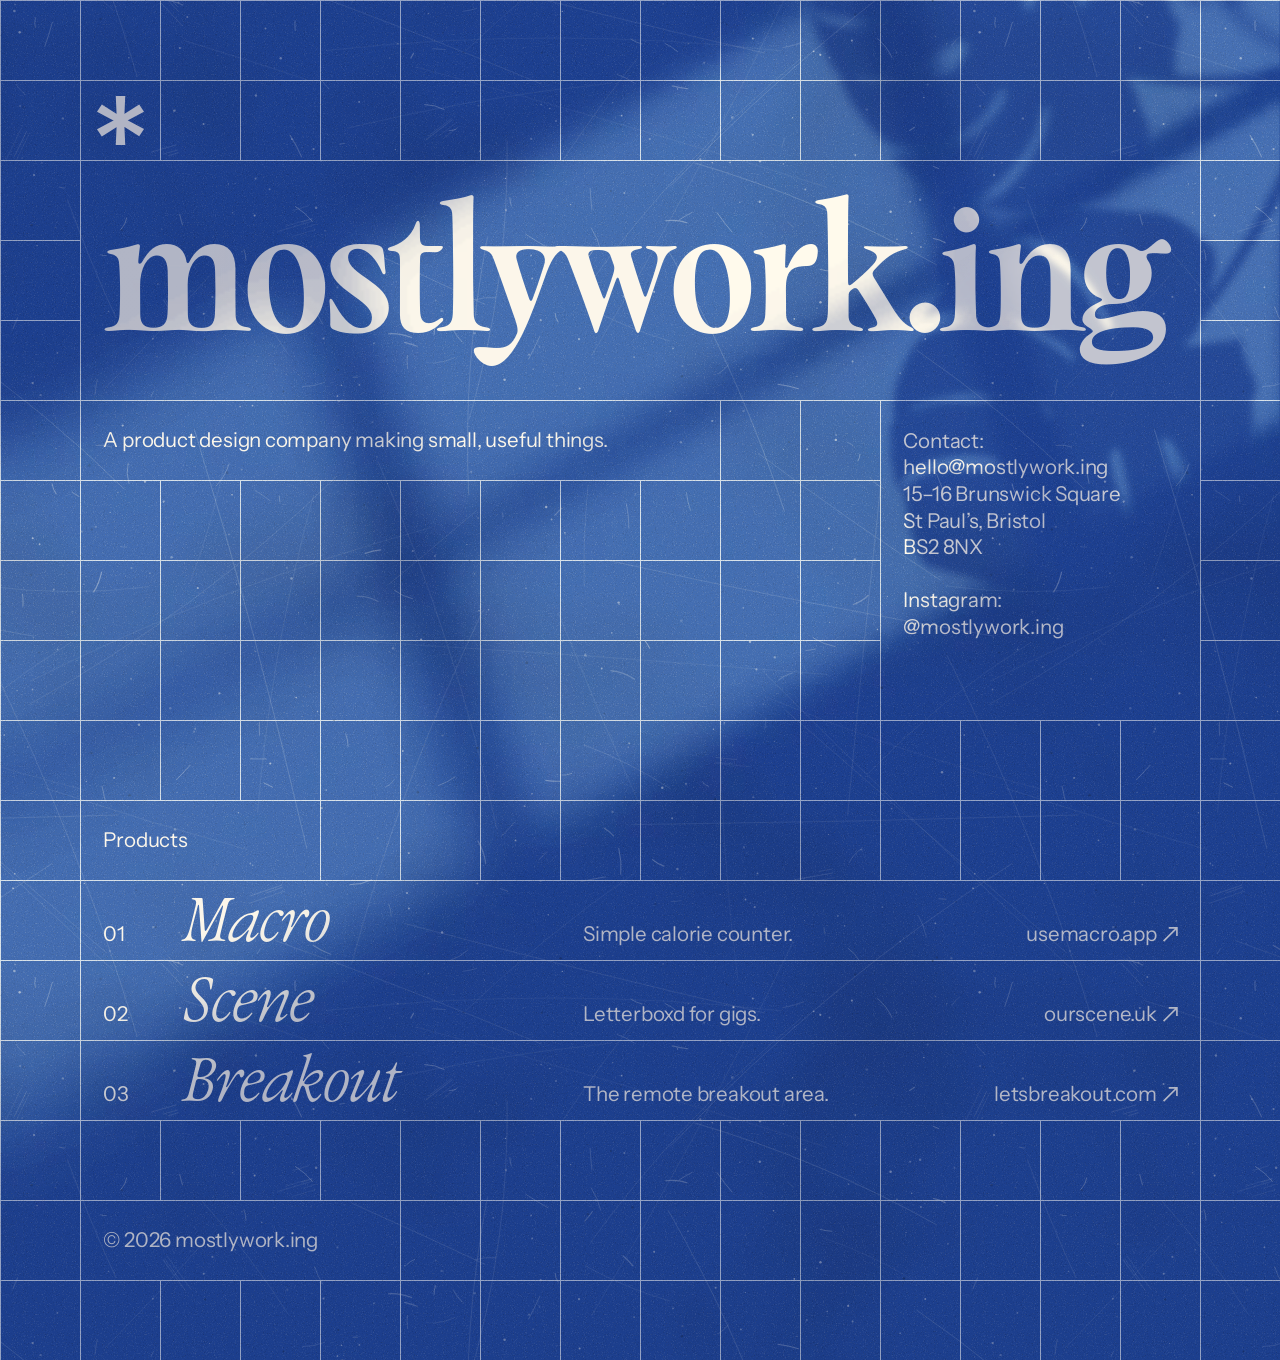
<file: index.html>
<!DOCTYPE html>
<html lang="en-GB">
<head>
<meta charset="utf-8">
<meta name="viewport" content="width=device-width, initial-scale=1">
<title>mostlywork.ing</title>
<meta name="description" content="mostlywork.ing is a product design company in Bristol, UK. We make small, useful things.">
<link rel="canonical" href="https://mostlywork.ing/">
<meta name="theme-color" content="#1d4193">

<meta property="og:type" content="website">
<meta property="og:url" content="https://mostlywork.ing/">
<meta property="og:site_name" content="mostlywork.ing">
<meta property="og:title" content="mostlywork.ing">
<meta property="og:description" content="A product design company making small, useful things.">
<meta property="og:image" content="https://mostlywork.ing/og.png">
<meta property="og:image:width" content="1200">
<meta property="og:image:height" content="630">
<meta property="og:image:alt" content="mostlywork.ing: A product design company making small, useful things.">
<meta name="twitter:card" content="summary_large_image">

<link rel="icon" href="/favicon.svg" type="image/svg+xml" media="(prefers-color-scheme: light)">
<link rel="icon" href="/favicon-dark.svg" type="image/svg+xml" media="(prefers-color-scheme: dark)">
<link rel="icon" href="/favicon.ico" sizes="32x32">
<link rel="apple-touch-icon" href="/apple-touch-icon.png">

<link rel="preload" href="/fonts/trjn-davinci-semibold-trial.woff2" as="font" type="font/woff2" crossorigin>
<link rel="preload" href="/fonts/instrument-sans.woff2" as="font" type="font/woff2" crossorigin>
<link rel="stylesheet" href="/styles.css">
</head>
<body>
<div class="light" aria-hidden="true"><div class="patch"></div><div class="plant"><i></i><i></i><i></i><i></i></div></div>
<div class="sun" aria-hidden="true"><div class="patch"></div><div class="plant"><i></i><i></i><i></i><i></i></div></div>
<header class="masthead">
  <a class="home panel" href="/" aria-label="mostlywork.ing"><svg class="logo" viewBox="0 0 482 502" aria-hidden="true" focusable="false"><path d="M192.482 0H289.518L278.383 250.545H203.617L192.482 0ZM192.482 501.089L203.617 250.545H278.383L289.518 501.089H192.482ZM0 162.257L49.3135 87.4918L259.294 221.116L221.911 279.178L0 162.257ZM482 162.257L260.089 279.178L222.706 221.116L432.686 87.4918L482 162.257ZM482 338.036L432.686 412.802L222.706 279.178L260.089 221.116L482 338.036ZM0 339.627L221.911 222.706L259.294 280.769L49.3135 414.393L0 339.627Z"/></svg></a>
</header>

<main class="homepage">
  <section class="intro">
    <h1 class="panel" aria-label="mostlywork.ing"><span>mostly<wbr>work.ing</span></h1>
    <p class="panel lede"><span>A product design company making small, useful things.</span></p>
  </section>

  <section class="projects" id="products" aria-labelledby="products-title">
    <h2 class="panel tab" id="products-title"><span>Products</span></h2>
    <ol class="index">
      <li class="panel" style="--i: 0">
        <a class="project" href="https://usemacro.app" target="_blank" rel="noopener noreferrer">
          <span class="project-num" aria-hidden="true">01</span>
          <span class="project-name">Macro</span>
          <span class="project-desc">Simple calorie counter.</span>
          <span class="project-url">usemacro.app<svg class="arrow" viewBox="0 0 72 72" aria-hidden="true" focusable="false"><path d="M2.83 69.17 68 4M28 4H68V44"/></svg></span>
          <span class="sr-only">(opens in a new tab)</span>
        </a>
      </li>
      <li class="panel" style="--i: 1">
        <a class="project" href="https://ourscene.uk" target="_blank" rel="noopener noreferrer">
          <span class="project-num" aria-hidden="true">02</span>
          <span class="project-name">Scene</span>
          <span class="project-desc">Letterboxd for gigs.</span>
          <span class="project-url">ourscene.uk<svg class="arrow" viewBox="0 0 72 72" aria-hidden="true" focusable="false"><path d="M2.83 69.17 68 4M28 4H68V44"/></svg></span>
          <span class="sr-only">(opens in a new tab)</span>
        </a>
      </li>
      <li class="panel" style="--i: 2">
        <a class="project" href="https://www.letsbreakout.com/" target="_blank" rel="noopener noreferrer">
          <span class="project-num" aria-hidden="true">03</span>
          <span class="project-name">Breakout</span>
          <span class="project-desc">The remote breakout area.</span>
          <span class="project-url">letsbreakout.com<svg class="arrow" viewBox="0 0 72 72" aria-hidden="true" focusable="false"><path d="M2.83 69.17 68 4M28 4H68V44"/></svg></span>
          <span class="sr-only">(opens in a new tab)</span>
        </a>
      </li>
    </ol>
  </section>

  <address class="panel contact">
    <dl>
      <dt>Contact:</dt>
      <dd><a href="mailto:hello@mostlywork.ing">hello@mostlywork.ing</a></dd>
      <dd><a href="https://www.google.com/maps/search/?api=1&amp;query=15-16%20Brunswick%20Square%2C%20St%20Paul%E2%80%99s%2C%20Bristol%20BS2%208NX" target="_blank" rel="noopener noreferrer">15–16 Brunswick Square<br>St Paul’s, Bristol<br>BS2 8NX<span class="sr-only"> (opens in Google Maps in a new tab)</span></a></dd>
      <dt>Instagram:</dt>
      <dd><a href="https://www.instagram.com/mostlywork.ing/" target="_blank" rel="noopener noreferrer">@mostlywork.ing<span class="sr-only"> (opens in a new tab)</span></a></dd>
    </dl>
  </address>
</main>

<footer class="colophon">
  <p class="panel"><span>© 2026 mostlywork.ing</span></p>
</footer>

</body>
</html>
</file>
<file: styles.css>
/* mostlywork.ing: a cutting mat */

@font-face {
  font-family: "Instrument Sans";
  src: url("/fonts/instrument-sans.woff2") format("woff2");
  font-weight: 400 700;
  font-stretch: 75% 100%;
  font-style: normal;
  font-display: swap;
}

/* TRIAL licence only: replace with licensed files before this goes live. */
@font-face {
  font-family: "TRJN DaVinci";
  src: url("/fonts/trjn-davinci-semibold-trial.woff2") format("woff2");
  font-weight: 600;
  font-style: normal;
  font-display: swap;
}

@font-face {
  font-family: "TRJN DaVinci";
  src: url("/fonts/trjn-davinci-italic-trial.woff2") format("woff2");
  font-weight: 400;
  font-style: italic;
  font-display: swap;
}

/*
  The page is a cutting mat: a square grid of cells. Every block of content
  is a panel of whole cells with the grid lines cut out of it (a
  "knockout"), and its edges are the grid's own lines.

  Cells are a whole number of pixels so the lines stay crisp, and the grid
  is centred, so a few spare pixels (or, on very wide screens, spare cells)
  sit at either side.
*/

:root {
  color-scheme: dark;

  --mat: #2858b8;
  --line: #d6e6ff;
  --chalk: #ffffff;

  /* Characters the display face lacks (e.g. ’) fall back to the sans. */
  --display: "TRJN DaVinci", var(--sans);
  --sans: "Instrument Sans", ui-sans-serif, system-ui, -apple-system, "Segoe UI", Roboto, "Helvetica Neue", Arial, sans-serif;

  --body-size: clamp(18px, 1.6vw, 22px);

  /* Phones: 10 cells across. 12 on tablets, 16 on desktops (below). */
  --cols: 10;
  --max-cell: 112px;
  --cell: min(var(--max-cell), calc(100cqi / var(--cols)));
  --x0: calc((100cqi - var(--cols) * var(--cell)) / 2);

  /* Text inset from a panel's edges */
  --pad: max(12px, calc(var(--cell) * 0.28));

  --ease-out: cubic-bezier(0.2, 0.7, 0.2, 1);
}

@supports (width: round(down, 10.5px, 1px)) {
  :root {
    --cell: min(var(--max-cell), round(down, calc(100cqi / var(--cols)), 1px));
    --x0: round(down, calc((100cqi - var(--cols) * var(--cell)) / 2), 1px);
  }
}

@media (min-width: 640px) {
  :root {
    --cols: 12;
  }
}

@media (min-width: 1100px) {
  :root {
    --cols: 16;
  }
}

*,
*::before,
*::after {
  box-sizing: border-box;
}

html {
  /* The grid is measured from the page's width */
  container-type: inline-size;
  background: var(--mat);
  -webkit-text-size-adjust: 100%;
  text-size-adjust: 100%;
}

body {
  position: relative;
  margin: 0;
  min-height: 100vh;
  min-height: 100svh;
  padding-left: var(--x0);
  background-color: var(--mat);
  background-image:
    linear-gradient(to right, var(--line) 1px, transparent 1px),
    linear-gradient(to bottom, var(--line) 1px, transparent 1px);
  background-size: var(--cell) var(--cell);
  background-position: var(--x0) 0;
  color: var(--chalk);
  font-family: var(--sans);
  font-size: var(--body-size);
  line-height: 1.3;
  letter-spacing: -0.01em;
  -webkit-font-smoothing: antialiased;
  -moz-osx-font-smoothing: grayscale;
  font-kerning: normal;
}

/* Light from a window falls across the mat: a patch of warm sun through a
   six-pane window, whose bar shadows are crisp near the window and soften
   with distance, and cool ambient light everywhere else, fading away from
   the window. A plant on the sill and a tree outside cast leaf shadows that
   sway in the breeze; the window light itself holds still.

   Like real light it falls on everything on the board (mat, lines, wear,
   panels and type): the whole layer multiplies the page. Sunlit areas show
   the mat's true colour, a touch warm. The leaves composite inside the
   layer, so a leaf can only take sun down to ambient, never darker. Even in
   the dimmest ambient light, white text keeps at least 4.5:1 contrast.

   The sun also lifts the mat a little where it falls (a screen layer, cut
   by the same leaves), so sunlit mat is lighter and slightly washed out,
   as in real sun. White type stays white there.

   It's part of the scene, so it scrolls with the mat. On narrow screens the
   scene keeps a minimum size, anchored to the window side. Scene sizes are
   in thousandths of its width.

   The light is simply there, as in a real room: its images (and the mat's
   wear) are inlined at the end of this file, so the lit mat is painted
   complete in the very first frame, with nothing arriving afterwards.

   The leaves sit on canvases that reach well past the page and fade out
   before their edges, so swaying never shows an edge. */
.light,
.sun {
  --scene: max(100cqw, 900px);
  position: absolute;
  inset: 0;
  z-index: 5;
  overflow: hidden;
  pointer-events: none;
}

/* Ambient light, a touch cooler and dimmer away from the window */
.light {
  mix-blend-mode: multiply;
  background:
    radial-gradient(135% 108% at 110% -8%, rgb(184 187 204), rgb(182 186 203) 25%, rgb(180 184 200) 50%, rgb(177 181 197) 75%, rgb(176 180 196))
      right top / var(--scene) calc(var(--scene) * 1.25) no-repeat,
    rgb(176 180 196);
}

.sun {
  mix-blend-mode: screen;
  background: #000;
}

/* The window's patch of sun: warm light over the ambient, and its glow */
.patch {
  position: absolute;
  top: 0;
  right: 0;
  width: var(--scene);
  aspect-ratio: 4 / 5;
  background: 0 0 / 100% 100% no-repeat;
}

.light::before,
.sun::before {
  content: "";
  position: absolute;
  background: 0 0 / 100% 100% no-repeat;
  will-change: translate, rotate, opacity;
}

/* The tree outside: big soft dapples, swaying slowly. Canvas: x -200 to
   1200, y -350 to 1000; it sways about (1100, -125). */
.light::before,
.sun::before {
  top: calc(var(--scene) * -0.35);
  right: calc(var(--scene) * -0.2);
  width: calc(var(--scene) * 1.4);
  height: calc(var(--scene) * 1.35);
  transform-origin: 92.86% 16.67%;
  animation:
    dapple-sway 11s ease-in-out infinite alternate,
    dapple-drift 7.3s ease-in-out infinite alternate;
}

/* The monstera on the sill: big split leaves, swaying and fluttering. Canvas:
   x 350 to 1200, y -300 to 750; it sways about its base at (1040, 40).
   Each leaf (with its stalk) is its own layer and also nods on its own
   about the base, on its own rhythm, so the leaves drift slightly out of
   step as real ones do. The leaves are opaque; the plant's shadow strength
   is set once, on the whole plant, so overlapping leaves don't darken. */
.plant {
  position: absolute;
  top: calc(var(--scene) * -0.3);
  right: calc(var(--scene) * -0.2);
  width: calc(var(--scene) * 0.85);
  height: calc(var(--scene) * 1.05);
  opacity: 0.82;
  transform-origin: 81.18% 32.38%;
  will-change: translate, rotate;
  animation:
    leaf-sway 4.7s ease-in-out infinite alternate,
    leaf-flutter 2.9s ease-in-out infinite alternate;
}

.plant i {
  position: absolute;
  inset: 0;
  background: 0 0 / 100% 100% no-repeat;
  transform-origin: 81.18% 32.38%;
  will-change: rotate;
  animation: leaf-nod var(--t) ease-in-out var(--d) infinite alternate;
}

.plant i:nth-child(1) {
  --a: 3deg;
  --t: 2.3s;
  --d: -1.7s;
}

.plant i:nth-child(2) {
  --a: 1.6deg;
  --t: 3.4s;
  --d: -0.4s;
}

.plant i:nth-child(3) {
  --a: 1.3deg;
  --t: 3.9s;
  --d: -2.6s;
}

.plant i:nth-child(4) {
  --a: 2deg;
  --t: 2.8s;
  --d: -1.1s;
}

/* In the sun's glow the same leaves are black: they block it */
.sun::before,
.sun .plant {
  filter: brightness(0);
}

/* Wear on the mat: grain, specks and fine scratches. It lies over the grid
   and the panels but under their text, so the type stays crisp, and lets
   the pointer through. */
body::after {
  content: "";
  position: absolute;
  inset: 0;
  z-index: 2;
  pointer-events: none;
  background: 0 0 / 960px 960px;
}

h1,
h2,
p,
ol {
  margin: 0;
}

h2 {
  font: inherit;
}

a {
  color: inherit;
}

::selection {
  background: var(--chalk);
  color: var(--mat);
}

:focus-visible {
  outline: 2px solid var(--chalk);
  outline-offset: -6px;
}

.sr-only {
  position: absolute;
  width: 1px;
  height: 1px;
  margin: -1px;
  padding: 0;
  overflow: hidden;
  clip: rect(0 0 0 0);
  white-space: nowrap;
  border: 0;
}

/*
  Type: three styles, used everywhere, all in white.
  1. Display  TRJN DaVinci Semibold  the page heading  (h1)
  2. Title    TRJN DaVinci Italic    product names     (.project-name)
  3. Body     Instrument Sans        everything else   (body)
*/

/* The grid. Header, main and footer each lay their panels on cells of the
   mat, one after another down the page. */

.masthead,
main,
.colophon {
  display: grid;
  grid-template-columns: repeat(var(--cols), var(--cell));
  grid-auto-rows: var(--cell);
}

/* A panel covers whole cells, stopping 1px short at its top and left so
   the grid lines along those edges show. The lines along its right and
   bottom edges belong to the next cells, so they show anyway. */
.panel > :not(.project),
.project > * {
  position: relative;
  z-index: 3;
}

.panel {
  min-width: 0;
  min-height: 0;
  margin: 1px 0 0 1px;
  display: flex;
  flex-direction: column;
  justify-content: center;
  padding: 0 var(--pad);
  background-color: var(--mat);
}

/* Masthead: the ✱ in its own square, just above the heading */

.masthead {
  grid-template-rows: var(--cell) calc(2 * var(--cell));
}

.home {
  grid-column: 2 / span 2;
  grid-row: 2;
  align-items: center;
  padding: 0;
}

/* The ✱ logo (482 × 502) */
.logo {
  display: block;
  height: 52%;
  width: auto;
  aspect-ratio: 482 / 502;
  fill: currentColor;
}

/* Intro: the heading, the lede and (on the homepage) the contact panel are
   all panels on main's grid. */

.intro {
  display: contents;
}

.intro h1 {
  grid-column: 2 / span 8;
  grid-row: 1 / span 5;
  font-family: var(--display);
  font-weight: 600;
  letter-spacing: -0.05em;
  /* Phones: "mostly" over "work.ing" (3.68em wide), filling the panel */
  font-size: calc((8 * var(--cell) - 2 * var(--pad)) / 3.74);
  line-height: 1;
}

.lede {
  grid-column: 2 / span 8;
  grid-row: 6 / span 3;
  text-wrap: pretty;
}

.lede a {
  text-decoration-thickness: 1px;
  text-underline-offset: 0.15em;
}

.lede a:hover {
  text-decoration-thickness: 2px;
}

/* Contact */

.contact {
  grid-column: 2 / span 8;
  grid-row: 24 / span 7;
  justify-content: flex-start;
  /* The first line sits in the middle of the first cell, level with the
     lede beside it on wider screens. */
  padding-top: max(var(--pad), calc((var(--cell) - 1.3em) / 2));
  font-style: normal;
}

.contact dl,
.contact dd {
  margin: 0;
}

.contact dd + dt {
  margin-top: 1.3em;
}

.contact a {
  text-decoration: none;
}

.contact a:hover,
.contact a:focus-visible {
  text-decoration: underline;
  text-decoration-thickness: 1px;
  text-underline-offset: 0.15em;
}

/* Products: a tab with the title, then a panel per product. Their rows and
   columns are main's own (subgrid), so each one sits on the mat's cells. */

.projects {
  grid-column: 2 / span 8;
  grid-row: 10 / span 13;
  display: grid;
  grid-template-columns: subgrid;
  grid-template-rows: subgrid;
  --row-span: 4;
}

.tab {
  grid-column: 1 / span 4;
  grid-row: 1;
}

.index {
  grid-column: 1 / -1;
  grid-row: 2 / -1;
  display: grid;
  grid-template-columns: subgrid;
  grid-template-rows: subgrid;
  list-style: none;
  padding: 0;
}

.index li {
  grid-column: 1 / -1;
  grid-row: span var(--row-span);
  padding: 0;
}

.project {
  flex: 1;
  display: grid;
  grid-template-columns: auto 1fr;
  grid-template-areas:
    "num url"
    "name name"
    "desc desc";
  align-content: center;
  align-items: baseline;
  row-gap: 8px;
  /* The names have tall ascenders and no descenders, so the row is nudged
     down a little to look centred in its panel. */
  padding: calc(var(--name-size) * 0.2) var(--pad) 0;
  text-decoration: none;
  /* Above the light and the wear, so a hovered row is clean white. The
     rows never overlap, so this doesn't change which one is hovered. */
  position: relative;
  z-index: 4;
  --name-size: clamp(34px, calc(var(--cell) * 1.05), 56px);
}

/* Hover is a plain instant switch: the panel turns chalk white. Nothing
   moves, fades or changes shape, so it can't flicker between rows. Only
   on devices that really hover, so a tapped row on a phone doesn't stick. */
@media (hover: hover) {
  .project:hover {
    background: var(--chalk);
    color: var(--mat);
  }

  .project:hover .arrow {
    transform: translate(3px, -3px);
  }
}

.project:focus-visible {
  outline-offset: -6px;
}

.project-num {
  grid-area: num;
}

.project-name {
  grid-area: name;
  font-family: var(--display);
  font-size: var(--name-size);
  font-style: italic;
  font-weight: 400;
  line-height: 1;
  letter-spacing: -0.03em;
}

.project-desc {
  grid-area: desc;
  text-wrap: pretty;
}

.project-url {
  grid-area: url;
  display: flex;
  align-items: baseline;
  gap: 0.3em;
  justify-self: end;
  white-space: nowrap;
}

/* ↗ drawn to Instrument Sans's metrics: 0.72em cap height, 0.08em stems.
   It sits on the baseline, so it lines up with the text on every device
   (the font has no ↗ glyph, so a text arrow would come from a fallback). */
.arrow {
  flex: none;
  width: 0.72em;
  height: 0.72em;
  fill: none;
  stroke: currentColor;
  stroke-width: 8;
  overflow: visible;
}

.project:focus-visible .arrow {
  transform: translate(3px, -3px);
}

/* Colophon */

.colophon {
  grid-template-rows: repeat(3, var(--cell));
}

.colophon p {
  grid-column: 2 / span 8;
  grid-row: 2;
}

/* 404 */

.statement h1 {
  font-size: calc(var(--cell) * 1.3);
  line-height: 0.9;
  text-wrap: balance;
}

.notfound .lede {
  grid-row: 6 / span 4;
}

/* Tablets: 12 cells */

@media (min-width: 640px) {
  .home {
    grid-column: 2;
  }

  .masthead {
    grid-template-rows: var(--cell) var(--cell);
  }

  .logo {
    height: 62%;
  }

  /* One line from here up: "mostlywork.ing" is 6.45em wide */
  .intro h1 {
    grid-column: 2 / span 10;
    grid-row: 1 / span 2;
    font-size: calc((10 * var(--cell) - 2 * var(--pad)) / 6.55);
    line-height: 0.82;
  }

  .lede {
    grid-column: 2 / span 5;
    grid-row: 3 / span 2;
  }

  .contact {
    grid-column: 7 / span 5;
    grid-row: 3 / span 4;
  }

  .projects {
    grid-column: 2 / span 10;
    grid-row: 8 / span 7;
    --row-span: 2;
  }

  .tab {
    grid-column: 1 / span 3;
  }

  .project {
    grid-template-columns: 1fr 4fr 5fr;
    grid-template-areas:
      "num name desc"
      "num name url";
    row-gap: 2px;
    padding: calc(var(--name-size) * 0.2) 0 0;
    --name-size: min(76px, calc(var(--cell) * 0.8));
  }

  .project > * {
    padding-left: var(--pad);
  }

  .project-num,
  .project-name {
    grid-row: 1 / span 2;
    align-self: center;
  }

  .project-url {
    justify-self: start;
  }

  .colophon p {
    grid-column: 2 / span 5;
  }

  .statement h1 {
    grid-column: 2 / span 10;
    grid-row: 1 / span 3;
    font-size: calc(var(--cell) * 1.15);
  }

  .notfound .lede {
    grid-column: 2 / span 7;
    grid-row: 4 / span 2;
  }
}

/* Desktops: 16 cells */

@media (min-width: 1100px) {
  .home {
    grid-column: 2;
  }

  .intro h1 {
    grid-column: 2 / span 14;
    grid-row: 1 / span 3;
    font-size: min(calc((14 * var(--cell) - 2 * var(--pad)) / 6.55), 300px);
  }

  .lede {
    grid-column: 2 / span 8;
    grid-row: 4;
  }

  .contact {
    grid-column: 12 / span 4;
    grid-row: 4 / span 4;
  }

  .projects {
    grid-column: 2 / span 14;
    grid-row: 9 / span 4;
    --row-span: 1;
  }

  /* One line per product, each part starting on a cell:
     number 1 cell, name 5, description 4, address 4. */
  .project {
    grid-template-columns: 1fr 5fr 4fr 4fr;
    grid-template-areas: "num name desc url";
    --name-size: min(76px, calc(var(--cell) * 0.72));
  }

  .project-num,
  .project-name {
    grid-row: auto;
    align-self: baseline;
  }

  .project-url {
    justify-self: end;
    padding-right: var(--pad);
  }

  .colophon p {
    grid-column: 2 / span 4;
  }

  .statement h1 {
    grid-column: 2 / span 14;
    font-size: calc(var(--cell) * 1.2);
  }

  .notfound .lede {
    grid-column: 2 / span 8;
  }
}

/* Motion: the panels are there from the start; their contents (the ✱ and
   all the type) rise in one after another, coming into focus as they go.
   A product's link never moves (only what's inside it), so its hover area
   stays put under a still pointer. */

.panel > :not(.project),
.project > * {
  animation: rise 0.8s var(--ease-out) var(--d, 0s) backwards;
}

.home {
  --d: 0s;
}

.intro h1 {
  --d: 0.06s;
}

.lede {
  --d: 0.14s;
}

.contact {
  --d: 0.2s;
}

.tab {
  --d: 0.26s;
}

.index li {
  --d: calc(0.32s + var(--i, 0) * 0.08s);
}

.colophon p {
  --d: 0.5s;
}

@keyframes dapple-sway {
  from {
    rotate: -0.6deg;
  }

  to {
    rotate: 0.6deg;
  }
}

@keyframes dapple-drift {
  from {
    translate: -0.4vmax 0.3vmax;
  }

  to {
    translate: 0.4vmax -0.3vmax;
  }
}

@keyframes leaf-sway {
  from {
    rotate: -2deg;
  }

  to {
    rotate: 1.6deg;
  }
}

@keyframes leaf-nod {
  from {
    rotate: calc(var(--a) * -1);
  }

  to {
    rotate: var(--a);
  }
}

@keyframes leaf-flutter {
  from {
    translate: 0.15vmax -0.1vmax;
  }

  to {
    translate: -0.2vmax 0.15vmax;
  }
}

/* A gentle softness that scales with the type: about 1px for body text,
   4px for product names, 6px for the heading. */
@keyframes rise {
  from {
    opacity: 0;
    transform: translateY(8px);
    filter: blur(min(0.06em, 6px));
  }
}

@media (prefers-reduced-motion: reduce) {
  *,
  *::before,
  *::after {
    animation: none !important;
    transition: none !important;
  }
}

/* Images, inlined so the lit mat is painted complete in the very first
   frame. Their sources are mat.svg and light/ in the repository; after
   changing one, inline it here again. */

body::after {
  background-image: url("data:image/svg+xml,%3Csvg xmlns='http://www.w3.org/2000/svg' width='960' height='960' viewBox='0 0 960 960'%3E%3Cfilter id='g' x='0' y='0' width='960' height='960' filterUnits='userSpaceOnUse' color-interpolation-filters='sRGB'%3E%3CfeTurbulence type='fractalNoise' baseFrequency='0.9' numOctaves='2' seed='4' stitchTiles='stitch'/%3E%3CfeColorMatrix type='matrix' values='0 0 0 0 1 0 0 0 0 1 0 0 0 0 1 3.2 0 0 0 -1.78'/%3E%3C/filter%3E%3Cfilter id='d' x='0' y='0' width='960' height='960' filterUnits='userSpaceOnUse' color-interpolation-filters='sRGB'%3E%3CfeTurbulence type='fractalNoise' baseFrequency='0.9' numOctaves='2' seed='9' stitchTiles='stitch'/%3E%3CfeColorMatrix type='matrix' values='0 0 0 0 0.04 0 0 0 0 0.07 0 0 0 0 0.15 3.2 0 0 0 -1.78'/%3E%3C/filter%3E%3Cfilter id='m' x='0' y='0' width='960' height='960' filterUnits='userSpaceOnUse' color-interpolation-filters='sRGB'%3E%3CfeTurbulence type='fractalNoise' baseFrequency='0.0042' numOctaves='3' seed='2' stitchTiles='stitch'/%3E%3CfeColorMatrix type='matrix' values='0 0 0 0 0.05 0 0 0 0 0.08 0 0 0 0 0.17 -2.4 0 0 0 1.25'/%3E%3C/filter%3E%3Crect width='960' height='960' filter='url(%23m)' opacity='0.13'/%3E%3Crect width='960' height='960' filter='url(%23g)' opacity='0.16'/%3E%3Crect width='960' height='960' filter='url(%23d)' opacity='0.2'/%3E%3Cg fill='none' stroke='%23eaf3ff' stroke-linecap='round'%3E%3Cpath stroke-width='0.6' opacity='0.12' d='M416.3 67.1Q622.4 122.1 825.7 187M824.1 278Q875.7 295.8 921.5 325.5M224 465.6Q211.7 524.8 190.6 581.6M719.7 -249.3Q720.5 -114.5 737.7 19.1M719.7 710.7Q720.5 845.5 737.7 979.1M-192.6 697.3Q-57.4 754.9 85.2 790.3M767.4 697.3Q902.6 754.9 1045.2 790.3'/%3E%3Cpath stroke-width='0.6' opacity='0.16' d='M46.4 788.4Q145.9 821.7 247.1 849.6M209.5 275.9Q159.5 333.4 105.9 387.4M-14.2 585.9Q67.2 597 148.6 586.8M945.8 585.9Q1027.2 597 1108.6 586.8M610.4 83.3Q477.3 96.4 347.3 128.2M312.9 497.6Q271 652.2 257.6 811.9M588 485.3Q583 535.3 584.2 585.6M315.4 229.6L292.3 236.5M314 224.9L303.7 228M312.1 218.4L285.6 226.2M29.6 132.9L16.2 160.7M21.1 128.7L6.1 159.9M833.1 877.8L815.9 880.9M455.1 123.5L438.8 136M715.4 762.1L731.8 763.7M715.3 763.3L749.7 766.7'/%3E%3Cpath stroke-width='0.6' opacity='0.20' d='M476.6 510.5Q433.7 547.4 389.9 583.4M-174.4 710.3Q-34.8 832.2 106.1 952.5M785.6 710.3Q925.2 832.2 1066.1 952.5M202.6 241.8Q250.1 294.5 288.3 354.4M167.7 297L191 329.2M164.9 299L180.2 320.2M283.8 891.4L249.4 903.3M312.9 221L277.8 231.5M458 127.3L443.1 138.8M451.3 118.6L429 135.6'/%3E%3Cpath stroke-width='0.6' opacity='0.24' d='M-354.6 559.7Q-161.4 603.2 33.9 636.1M605.4 559.7Q798.6 603.2 993.9 636.1M404.8 -36.5Q583.6 11.6 764 52.9M404.8 923.5Q583.6 971.6 764 1012.9M507.1 140.7Q509.2 282.8 469.1 419.2M758.5 453.4Q847.3 519.7 940.3 580M177.4 150L163.7 153.9M163.3 300.2L185.2 330.4M166.4 -1.5L178.6 11.6M166.4 958.5L178.6 971.6M312.2 218.9L301.7 222.1M308.3 205.9L294.1 210.2M831.6 869.2L819.1 871.4M715.8 757.5L736.1 759.5'/%3E%3Cpath stroke-width='0.6' opacity='0.28' d='M178.2 152.8L168.3 155.7M176 145L151.7 151.9M168.4 -3.3L177.7 6.8M168.4 956.7L177.7 966.8M161.4 3.3L182.2 25.7M282.4 887.3L266.2 892.9M281.6 885.2L251 895.7M26.6 131.4L14.5 156.3M832.2 873.1L794.4 879.8M452.2 119.8L426.2 139.7'/%3E%3Cpath stroke-width='0.7' opacity='0.12' d='M370.4 641.9Q598.7 655.3 826.7 674.3M431.2 527.5Q223 583.9 30.5 681.2M326.5 50.5Q553.6 25.3 780.8 50.8'/%3E%3Cpath stroke-width='0.7' opacity='0.16' d='M-197.4 -289Q-45.5 -135.5 113.5 10.6M-197.4 671Q-45.5 824.5 113.5 970.6M762.6 -289Q914.5 -135.5 1073.5 10.6M762.6 671Q914.5 824.5 1073.5 970.6M336.2 476.8Q198.5 611.7 29.4 704.3M637.6 58.2Q598.4 106.7 563.9 158.7M585.4 305.9Q625.6 328.3 669.9 341M378.4 462.3Q455.8 639.7 496.9 828.8M800.8 58.5Q681.5 157 590.7 282.3'/%3E%3Cpath stroke-width='0.7' opacity='0.20' d='M276.4 -19Q410.3 29 541.4 84M276.4 941Q410.3 989 541.4 1044M-13 -304.6Q78.6 -120.5 137.3 76.5M-13 655.4Q78.6 839.5 137.3 1036.5M947 -304.6Q1038.6 -120.5 1097.3 76.5M947 655.4Q1038.6 839.5 1097.3 1036.5M67.5 199.6Q89.1 259.7 115.9 317.7M584.2 745Q629.9 762 670.6 788.9M681.2 900.6Q676.3 901.8 671.3 901.6M784.4 138.1Q783.4 142.7 781.8 147.2M120.6 546.6Q123.5 547.3 126.5 547.3M454.5 357.8Q444.5 362.5 433.5 363.2M959.9 36.7Q954.7 40.2 951.8 45.7M138.9 638.9Q140.8 642 143.7 644.3'/%3E%3Cpath stroke-width='0.7' opacity='0.24' d='M16.2 85Q20.4 90.2 25.3 94.8M324.7 382.3Q314.1 386.5 302.7 386.6M255.1 490.5Q262.9 495 270 500.6M869.7 477.2Q875.3 484.7 883.7 488.8M787.2 221.6Q790 224.8 793.7 227M803.8 41.8Q793.7 45.9 782.9 47.6M514.3 822.3Q508.3 829.9 501.3 836.4M495.5 297.7Q485.1 296.5 475.2 299.8'/%3E%3Cpath stroke-width='0.7' opacity='0.28' d='M467.8 -9.7Q460 -2.8 450.1 0.5M467.8 950.3Q460 957.2 450.1 960.5M433.3 48.7Q439.3 49.2 445.2 49.5M862.2 848.2Q853.5 853.6 849.1 862.8M918.5 915.8Q923.9 925.6 926.2 936.5M153.5 391.4Q152.3 394 150.9 396.6M260.3 948.7Q258.9 951.4 257.3 953.9M388.8 904.3Q391.2 909.9 391.2 916.1M847.5 442.5Q850.8 443.2 853.2 445.6'/%3E%3Cpath stroke-width='0.7' opacity='0.32' d='M617.1 74.4Q626.2 77.4 634.1 82.9M728.5 364.9Q724 369.9 718.6 373.7M314.7 306.8Q317.3 316.2 322.8 324.2M96.5 445.4Q104.3 444 111.6 447.1M590.1 188.3Q590.6 198.9 591.9 209.5M591.2 227.9Q598 238.2 600.7 250.2M539.8 336.3Q534.6 347.8 528.7 359'/%3E%3Cpath stroke-width='0.7' opacity='0.36' d='M815.6 648.9Q810.7 650.1 805.8 650.6M686.4 492.5Q687.3 501.6 690.4 510.2M454.9 776.9Q447.4 782.5 438.5 785.5M936.7 474.2Q940.5 483.8 944.1 493.4M279.2 495.9Q279.6 498.9 279.9 502M605.7 876.9Q593.3 878.8 581.1 881.5M59.5 187.1Q61.8 187.8 64.2 188.1M571.7 773.4Q567 775.6 561.8 775.1M813.1 637.8Q823.2 644.5 835 646.6M692.2 212.3Q685.6 215.6 679.4 219.7'/%3E%3Cpath stroke-width='0.7' opacity='0.40' d='M100.6 254.9Q103.2 255.7 106 255.6M35.5 17.7Q34 22.6 35.3 27.6M102 786.2Q103.7 793.6 105.3 801.1M394.5 590.3Q402.5 596.5 412.4 598.7M52.2 22.7Q49.1 34.7 44.8 46.4M848.1 -11.7Q855 -7.1 858.9 0.1M848.1 948.3Q855 952.9 858.9 960.1M877.8 38.7Q887 46.5 891.9 57.4M702.8 782.4Q705.1 785.2 708.5 786.4'/%3E%3Cpath stroke-width='0.8' opacity='0.12' d='M558.3 613.4Q596.7 707.9 638 801.3M634.2 -86.6Q544.5 -24.7 465.7 50.7M634.2 873.4Q544.5 935.3 465.7 1010.7M793.5 -18.9Q701.7 172.9 592 355.1M793.5 941.1Q701.7 1132.9 592 1315.1M183.7 40.5Q245.6 59.1 306.9 79.6M70.2 642.7Q-18.6 697.4 -90.9 772.6M1030.2 642.7Q941.4 697.4 869.1 772.6'/%3E%3Cpath stroke-width='0.8' opacity='0.16' d='M117.9 815Q-103.7 822.2 -325.5 824.6M1077.9 815Q856.3 822.2 634.5 824.6M482.6 -349Q400.9 -179 351.8 3.1M482.6 611Q400.9 781 351.8 963.1M881 481.6Q863 648.2 847.6 815'/%3E%3Cpath stroke-width='0.8' opacity='0.20' d='M51.8 -96.4Q-135.1 23.9 -288.4 185.1M51.8 863.6Q-135.1 983.9 -288.4 1145.1M1011.8 -96.4Q824.9 23.9 671.6 185.1M1011.8 863.6Q824.9 983.9 671.6 1145.1M487.4 237.7Q462.6 365 468.7 494.4M351.5 243Q418.7 273 485.2 304.5'/%3E%3Cpath stroke-width='0.8' opacity='0.24' d='M668.3 250.7Q740.3 374.9 784.4 511.4M-43.2 350.1Q46.5 412.1 124.1 488.9M916.8 350.1Q1006.5 412.1 1084.1 488.9M695.8 163.2Q821.9 200.5 936.6 264.8M194.5 429.6Q257.8 637 306.7 848.1'/%3E%3Cpath stroke-width='0.9' opacity='0.20' d='M765.8 718.3Q765.6 723 765.7 727.7M394.4 779.4Q391 784.6 385.4 787.4M476.7 8.4Q470.3 10.6 463.5 11.2M97.3 379.5Q95.5 386.7 95 394.2'/%3E%3Cpath stroke-width='0.9' opacity='0.24' d='M321.9 80.5Q325 85 328.8 88.8M546.8 851.8Q543.1 855.9 539 859.6M407.3 355.4Q406.7 362 407.6 368.6M626.4 503.8Q629 515.8 628.9 528.2M500.3 888.5Q504 889.8 507.6 891.1M502.2 512.7Q502.9 514.6 503.3 516.7'/%3E%3Cpath stroke-width='0.9' opacity='0.28' d='M17.4 318.2Q15.1 323.5 13 328.8M229.1 463.9Q225.2 476.3 216.2 485.8M525.9 234.3Q536.7 241.5 548 247.8M356.9 596.2Q368.3 595.8 378.2 601.5'/%3E%3Cpath stroke-width='0.9' opacity='0.32' d='M509.8 197.6Q510.1 201.6 511.2 205.5M665 43.4Q671.9 46.7 677.6 51.7M128.1 463.1Q125.7 473.4 129 483.5M414.6 299.5Q409.9 301 406.7 304.7M630.8 39Q635.7 42.8 641.9 43.8M345.8 734.1Q348.1 739.9 348.1 746.1M455.9 129.4Q452.6 130.6 449.1 130.7'/%3E%3Cpath stroke-width='0.9' opacity='0.36' d='M820.1 269.4Q825.9 270.9 831.9 271.3M859.9 454.3Q859.9 457.9 858 460.9M295.1 20.9Q294.6 25.6 295.2 30.4M190.2 765.2Q183.4 772.4 176.6 779.7M717.2 212.8Q724 223 732.1 232.1'/%3E%3Cpath stroke-width='0.9' opacity='0.40' d='M435.6 325.6Q433.8 329.8 434.1 334.4M295.5 206.6Q305.2 212.4 312.3 221.3M933.7 525.2Q934.8 527 936.7 528M371.4 879.9Q361.2 885 349.9 884.7M618.8 848.4Q621.9 861.2 620.8 874.3M424.7 104.6Q435 104.6 444.1 109.5M592.3 251.7Q589 256.8 584.8 261M933.2 166.3Q936.1 167.4 938.8 168.7M555.1 313.3Q555.3 318.1 558.1 322M778.1 384.3Q788.5 385.6 798.4 388.7M264 783Q268.3 785.1 272.6 787.2M126.7 218.2Q125.4 224.9 120.6 229.9'/%3E%3Cpath stroke-width='1.1' opacity='0.20' d='M453.3 329.9Q456.8 336.5 462 341.7M792.4 673Q784.7 674.9 778.7 680.1M344.8 143.5Q342.3 143.3 339.9 143.9M824 927.5Q824.4 930.7 824.9 934'/%3E%3Cpath stroke-width='1.1' opacity='0.24' d='M562.2 508Q558.1 511.4 554.7 515.5M939 898.8Q942.3 898.9 945.6 899.2M357.3 377.2Q355.2 377.1 353.1 377.2M259.4 722Q259.2 728.6 259.5 735.1M610.8 670.6Q623.8 671.9 634.5 679.3M250.4 758.9Q258.2 759.1 266 758.9M243.9 249.9Q245.9 254.9 245.9 260.2M72.1 492.2Q75.4 494.5 79 496.5'/%3E%3Cpath stroke-width='1.1' opacity='0.28' d='M404.4 342.4Q411 343.8 417.4 346.2M313.1 945.3Q321.3 951 330.7 954.3M478 841.1Q484.1 851.4 485.7 863.3M289.9 135.1Q296.9 145.4 301.6 157M179.8 214.4Q180.7 219.6 182.5 224.5M868.1 595.5Q861.6 601.6 853.3 604.6M22.4 594.1Q23.6 600.1 22.8 606.2M158.5 0.4Q171.2 -0.7 182.7 5.1M158.5 960.4Q171.2 959.3 182.7 965.1'/%3E%3Cpath stroke-width='1.1' opacity='0.32' d='M672.4 85.9Q680 88.2 687.9 88.7M388.5 333.7Q400.5 333.1 411.6 337.6M914.6 127.3Q912.1 128.9 909.6 130.5M604.4 828.3Q609.6 831.5 613.7 835.8M342.9 399.8Q340.2 400.2 338.2 401.9M52.1 483.8Q52.8 489.4 56.2 493.9'/%3E%3Cpath stroke-width='1.1' opacity='0.36' d='M545.7 780.4Q553.2 781.6 560.8 781.2M665.6 220.7Q676.6 219.4 687 222.8M380.9 549.9Q372.7 550.7 365.1 553.6M623.1 295.9Q628.4 300.5 633 305.8'/%3E%3Cpath stroke-width='1.1' opacity='0.40' d='M413.5 53.2Q412.3 55.7 410.8 58M933.4 238.5Q939.7 239.4 945.2 242.8M101.5 572.3Q99.3 582.7 93.8 591.9M645.4 641.2Q647.8 644.5 649.7 648.2M652.5 859.6Q657.5 863.8 663.6 866.1'/%3E%3C/g%3E%3Cg fill='%23f2f7ff'%3E%3Ccircle cx='194' cy='731.7' r='1.2' opacity='0.18'/%3E%3Ccircle cx='471.2' cy='471.8' r='1.1' opacity='0.26'/%3E%3Ccircle cx='474.8' cy='333.3' r='1.1' opacity='0.29'/%3E%3Ccircle cx='906.1' cy='272.4' r='0.5' opacity='0.49'/%3E%3Ccircle cx='478.4' cy='105.5' r='0.9' opacity='0.22'/%3E%3Ccircle cx='756.4' cy='669.3' r='1.1' opacity='0.46'/%3E%3Ccircle cx='341.4' cy='385.2' r='0.7' opacity='0.57'/%3E%3Ccircle cx='82.7' cy='852.9' r='0.4' opacity='0.27'/%3E%3Ccircle cx='252.7' cy='865.2' r='0.8' opacity='0.35'/%3E%3Ccircle cx='848.6' cy='224.2' r='0.8' opacity='0.41'/%3E%3Ccircle cx='724.3' cy='722.9' r='0.9' opacity='0.33'/%3E%3Ccircle cx='313.6' cy='149.1' r='1.1' opacity='0.47'/%3E%3Ccircle cx='712.3' cy='162.8' r='0.7' opacity='0.52'/%3E%3Ccircle cx='556' cy='121' r='0.8' opacity='0.57'/%3E%3Ccircle cx='228.4' cy='183.9' r='0.6' opacity='0.49'/%3E%3Ccircle cx='809.9' cy='148.4' r='0.5' opacity='0.29'/%3E%3Ccircle cx='313.5' cy='501.3' r='0.5' opacity='0.32'/%3E%3Ccircle cx='181.7' cy='936.1' r='1' opacity='0.22'/%3E%3Ccircle cx='923.9' cy='97.6' r='0.7' opacity='0.61'/%3E%3Ccircle cx='763.1' cy='704' r='0.7' opacity='0.27'/%3E%3Ccircle cx='612.5' cy='102.6' r='0.5' opacity='0.35'/%3E%3Ccircle cx='32.6' cy='383.1' r='1.1' opacity='0.49'/%3E%3Ccircle cx='480.5' cy='607.1' r='0.8' opacity='0.24'/%3E%3Ccircle cx='579.6' cy='388.5' r='1' opacity='0.58'/%3E%3Ccircle cx='412.8' cy='551' r='1' opacity='0.37'/%3E%3Ccircle cx='219.4' cy='693.3' r='1.1' opacity='0.52'/%3E%3Ccircle cx='672.1' cy='818.3' r='1' opacity='0.46'/%3E%3Ccircle cx='435.7' cy='300.5' r='0.9' opacity='0.22'/%3E%3Ccircle cx='402.8' cy='751.1' r='1' opacity='0.46'/%3E%3Ccircle cx='240.1' cy='406.6' r='0.8' opacity='0.45'/%3E%3Ccircle cx='393' cy='648.2' r='1.2' opacity='0.26'/%3E%3Ccircle cx='628.3' cy='747.1' r='0.7' opacity='0.40'/%3E%3Ccircle cx='935.6' cy='36.6' r='0.8' opacity='0.25'/%3E%3Ccircle cx='750.5' cy='903' r='0.8' opacity='0.22'/%3E%3Ccircle cx='551.6' cy='519.4' r='1' opacity='0.41'/%3E%3Ccircle cx='613.7' cy='795.8' r='0.8' opacity='0.36'/%3E%3Ccircle cx='910.1' cy='201.7' r='1' opacity='0.35'/%3E%3Ccircle cx='732.2' cy='117.5' r='1.2' opacity='0.34'/%3E%3Ccircle cx='54.4' cy='263.4' r='0.7' opacity='0.19'/%3E%3Ccircle cx='401.8' cy='403.7' r='1' opacity='0.33'/%3E%3Ccircle cx='254.6' cy='215.5' r='1' opacity='0.59'/%3E%3Ccircle cx='506' cy='210.2' r='1.1' opacity='0.35'/%3E%3Ccircle cx='203.5' cy='124.1' r='1' opacity='0.54'/%3E%3Ccircle cx='608.9' cy='450.4' r='0.9' opacity='0.28'/%3E%3Ccircle cx='925.3' cy='339' r='0.9' opacity='0.54'/%3E%3Ccircle cx='783.5' cy='449.4' r='0.6' opacity='0.42'/%3E%3Ccircle cx='120.2' cy='800.4' r='0.7' opacity='0.55'/%3E%3Ccircle cx='256.7' cy='361.1' r='0.6' opacity='0.37'/%3E%3Ccircle cx='178.5' cy='2.6' r='1' opacity='0.30'/%3E%3Ccircle cx='235.2' cy='289.7' r='0.8' opacity='0.37'/%3E%3Ccircle cx='611.8' cy='632.9' r='0.7' opacity='0.59'/%3E%3Ccircle cx='820.3' cy='54.8' r='1.1' opacity='0.58'/%3E%3Ccircle cx='752.7' cy='134.8' r='1.1' opacity='0.46'/%3E%3Ccircle cx='14.4' cy='11' r='1.2' opacity='0.47'/%3E%3Ccircle cx='240' cy='97.5' r='0.5' opacity='0.28'/%3E%3Ccircle cx='745.3' cy='332.6' r='0.5' opacity='0.58'/%3E%3Ccircle cx='760' cy='161.2' r='1.2' opacity='0.45'/%3E%3Ccircle cx='750' cy='641.7' r='1.2' opacity='0.53'/%3E%3Ccircle cx='805.3' cy='189.5' r='1' opacity='0.41'/%3E%3Ccircle cx='712.2' cy='421' r='1.1' opacity='0.42'/%3E%3Ccircle cx='253.9' cy='224.8' r='0.5' opacity='0.40'/%3E%3Ccircle cx='56.1' cy='448.4' r='0.5' opacity='0.40'/%3E%3Ccircle cx='478.2' cy='518' r='1.1' opacity='0.18'/%3E%3Ccircle cx='807.1' cy='449.2' r='0.9' opacity='0.47'/%3E%3Ccircle cx='806.9' cy='360' r='0.7' opacity='0.60'/%3E%3Ccircle cx='72.4' cy='611.6' r='0.9' opacity='0.19'/%3E%3Ccircle cx='585.3' cy='655.3' r='1.2' opacity='0.33'/%3E%3Ccircle cx='942.4' cy='490.2' r='0.8' opacity='0.57'/%3E%3Ccircle cx='32.5' cy='689.5' r='0.9' opacity='0.33'/%3E%3Ccircle cx='827.2' cy='351.5' r='0.8' opacity='0.41'/%3E%3Ccircle cx='739.8' cy='202.3' r='0.7' opacity='0.37'/%3E%3Ccircle cx='531.9' cy='793.7' r='0.6' opacity='0.54'/%3E%3Ccircle cx='387.6' cy='483.6' r='0.6' opacity='0.40'/%3E%3Ccircle cx='936' cy='628.4' r='1.1' opacity='0.33'/%3E%3Ccircle cx='304.4' cy='287.3' r='0.9' opacity='0.46'/%3E%3Ccircle cx='752.8' cy='38.4' r='1' opacity='0.57'/%3E%3Ccircle cx='523.6' cy='47.7' r='0.6' opacity='0.18'/%3E%3Ccircle cx='182.3' cy='884.6' r='0.9' opacity='0.47'/%3E%3Ccircle cx='757.5' cy='873.4' r='0.9' opacity='0.45'/%3E%3Ccircle cx='601.7' cy='668.5' r='0.9' opacity='0.48'/%3E%3Ccircle cx='204' cy='640.3' r='0.8' opacity='0.52'/%3E%3Ccircle cx='97.3' cy='174' r='0.4' opacity='0.52'/%3E%3Ccircle cx='877.5' cy='629.5' r='0.7' opacity='0.54'/%3E%3Ccircle cx='755.1' cy='539.6' r='0.6' opacity='0.31'/%3E%3Ccircle cx='404.9' cy='305.7' r='0.7' opacity='0.46'/%3E%3Ccircle cx='896.5' cy='52.4' r='0.9' opacity='0.20'/%3E%3Ccircle cx='114.1' cy='777.9' r='0.9' opacity='0.58'/%3E%3Ccircle cx='428.6' cy='13.6' r='0.7' opacity='0.44'/%3E%3Ccircle cx='900.2' cy='941.6' r='0.8' opacity='0.36'/%3E%3Ccircle cx='98' cy='618.7' r='0.5' opacity='0.25'/%3E%3Ccircle cx='14.9' cy='4.6' r='1' opacity='0.23'/%3E%3Ccircle cx='927.7' cy='84.6' r='1.1' opacity='0.24'/%3E%3Ccircle cx='17.1' cy='690.6' r='0.6' opacity='0.50'/%3E%3Ccircle cx='179.9' cy='48.1' r='1' opacity='0.49'/%3E%3Ccircle cx='821.3' cy='700.5' r='0.4' opacity='0.46'/%3E%3Ccircle cx='680.9' cy='442.2' r='1.2' opacity='0.29'/%3E%3Ccircle cx='925.7' cy='688.5' r='0.4' opacity='0.19'/%3E%3Ccircle cx='624.7' cy='784.6' r='0.4' opacity='0.32'/%3E%3Ccircle cx='700.3' cy='159.4' r='1.1' opacity='0.39'/%3E%3Ccircle cx='57.4' cy='352.9' r='0.9' opacity='0.37'/%3E%3Ccircle cx='649.8' cy='139.1' r='1.1' opacity='0.34'/%3E%3Ccircle cx='619.1' cy='604.5' r='0.7' opacity='0.35'/%3E%3Ccircle cx='754.8' cy='907.1' r='1.1' opacity='0.43'/%3E%3Ccircle cx='280.7' cy='58.2' r='1.2' opacity='0.49'/%3E%3Ccircle cx='794.3' cy='318.8' r='0.9' opacity='0.61'/%3E%3Ccircle cx='798' cy='577.1' r='0.6' opacity='0.37'/%3E%3Ccircle cx='852.6' cy='361.6' r='1' opacity='0.44'/%3E%3Ccircle cx='860.3' cy='775.2' r='0.6' opacity='0.18'/%3E%3Ccircle cx='252.5' cy='405.6' r='0.9' opacity='0.54'/%3E%3Ccircle cx='851.9' cy='40.6' r='1.1' opacity='0.54'/%3E%3Ccircle cx='832.5' cy='549' r='0.6' opacity='0.55'/%3E%3Ccircle cx='774.8' cy='657.3' r='1.2' opacity='0.33'/%3E%3Ccircle cx='81.7' cy='531.5' r='1.1' opacity='0.27'/%3E%3Ccircle cx='720.2' cy='894.5' r='0.6' opacity='0.45'/%3E%3Ccircle cx='650.6' cy='446.7' r='0.5' opacity='0.29'/%3E%3Ccircle cx='721.1' cy='760' r='0.8' opacity='0.22'/%3E%3Ccircle cx='774.3' cy='741.3' r='0.6' opacity='0.44'/%3E%3Ccircle cx='861.1' cy='849.7' r='0.8' opacity='0.39'/%3E%3Ccircle cx='565.8' cy='181.6' r='0.5' opacity='0.26'/%3E%3Ccircle cx='673' cy='348.3' r='0.9' opacity='0.36'/%3E%3Ccircle cx='496.5' cy='143' r='0.4' opacity='0.62'/%3E%3Ccircle cx='359.1' cy='101.9' r='0.9' opacity='0.53'/%3E%3Ccircle cx='149.9' cy='573.3' r='0.7' opacity='0.41'/%3E%3Ccircle cx='19.7' cy='32.2' r='1.2' opacity='0.56'/%3E%3Ccircle cx='466.9' cy='544.5' r='0.6' opacity='0.52'/%3E%3Ccircle cx='408.9' cy='908.6' r='1' opacity='0.54'/%3E%3Ccircle cx='924.9' cy='243.8' r='0.4' opacity='0.27'/%3E%3Ccircle cx='173.5' cy='80.3' r='0.4' opacity='0.43'/%3E%3Ccircle cx='835.8' cy='439.9' r='1.2' opacity='0.58'/%3E%3Ccircle cx='61.6' cy='574.1' r='0.7' opacity='0.23'/%3E%3Ccircle cx='920.9' cy='246.9' r='0.9' opacity='0.46'/%3E%3Ccircle cx='918.2' cy='642.9' r='0.7' opacity='0.38'/%3E%3Ccircle cx='153.3' cy='927.1' r='1.2' opacity='0.28'/%3E%3Ccircle cx='37.1' cy='245.6' r='0.7' opacity='0.58'/%3E%3Ccircle cx='868.4' cy='803.7' r='0.4' opacity='0.53'/%3E%3Ccircle cx='681.2' cy='620.8' r='1.2' opacity='0.20'/%3E%3Ccircle cx='139' cy='724.8' r='1.2' opacity='0.48'/%3E%3Ccircle cx='286.8' cy='567.8' r='1' opacity='0.23'/%3E%3Ccircle cx='311' cy='246.7' r='0.5' opacity='0.39'/%3E%3Ccircle cx='161.8' cy='228.9' r='0.5' opacity='0.48'/%3E%3Ccircle cx='12.1' cy='688.5' r='0.5' opacity='0.20'/%3E%3Ccircle cx='890.6' cy='211.7' r='1.2' opacity='0.56'/%3E%3Ccircle cx='853.2' cy='134.2' r='0.8' opacity='0.22'/%3E%3Ccircle cx='891.6' cy='808.6' r='0.9' opacity='0.38'/%3E%3Ccircle cx='326.2' cy='790.1' r='0.8' opacity='0.46'/%3E%3Ccircle cx='137.1' cy='212.8' r='0.4' opacity='0.49'/%3E%3Ccircle cx='531.2' cy='138.9' r='1.1' opacity='0.30'/%3E%3Ccircle cx='395.3' cy='149.5' r='0.6' opacity='0.55'/%3E%3Ccircle cx='321.1' cy='161.1' r='0.8' opacity='0.32'/%3E%3Ccircle cx='867' cy='109.6' r='1.2' opacity='0.21'/%3E%3Ccircle cx='859.2' cy='641.5' r='0.5' opacity='0.39'/%3E%3Ccircle cx='274.8' cy='247.5' r='0.5' opacity='0.34'/%3E%3Ccircle cx='951.4' cy='958.2' r='1.2' opacity='0.22'/%3E%3Ccircle cx='277.9' cy='860.4' r='0.4' opacity='0.50'/%3E%3Ccircle cx='281.8' cy='939.5' r='0.4' opacity='0.54'/%3E%3Ccircle cx='327.3' cy='134.5' r='0.4' opacity='0.55'/%3E%3Ccircle cx='505.5' cy='178.4' r='0.7' opacity='0.58'/%3E%3Ccircle cx='209.5' cy='548.5' r='0.5' opacity='0.26'/%3E%3Ccircle cx='739.6' cy='683.2' r='0.5' opacity='0.21'/%3E%3Ccircle cx='83.9' cy='584.2' r='0.8' opacity='0.30'/%3E%3Ccircle cx='197.8' cy='587.9' r='1' opacity='0.54'/%3E%3Ccircle cx='559.6' cy='194.2' r='0.4' opacity='0.50'/%3E%3Ccircle cx='391.8' cy='692.8' r='0.4' opacity='0.54'/%3E%3Ccircle cx='321.8' cy='808.2' r='1.1' opacity='0.40'/%3E%3Ccircle cx='14.8' cy='873.8' r='0.8' opacity='0.56'/%3E%3Ccircle cx='255.6' cy='178.6' r='1.1' opacity='0.34'/%3E%3Ccircle cx='156.9' cy='356.3' r='0.9' opacity='0.18'/%3E%3Ccircle cx='499' cy='427.9' r='0.8' opacity='0.23'/%3E%3Ccircle cx='686' cy='783.9' r='1.1' opacity='0.32'/%3E%3Ccircle cx='682.7' cy='366.1' r='1' opacity='0.21'/%3E%3Ccircle cx='837.9' cy='915.9' r='0.8' opacity='0.41'/%3E%3Ccircle cx='509.3' cy='515.8' r='0.4' opacity='0.61'/%3E%3Ccircle cx='214.8' cy='175.1' r='0.4' opacity='0.29'/%3E%3Ccircle cx='784.5' cy='28.9' r='0.4' opacity='0.49'/%3E%3Ccircle cx='187.3' cy='17' r='0.9' opacity='0.43'/%3E%3Ccircle cx='502' cy='674.5' r='0.4' opacity='0.56'/%3E%3Ccircle cx='688.4' cy='43.4' r='0.5' opacity='0.40'/%3E%3Ccircle cx='480.7' cy='268.4' r='0.5' opacity='0.36'/%3E%3Ccircle cx='131.5' cy='568.1' r='1.1' opacity='0.24'/%3E%3Ccircle cx='549.9' cy='716.7' r='0.5' opacity='0.54'/%3E%3Ccircle cx='900.1' cy='373.2' r='0.7' opacity='0.55'/%3E%3Ccircle cx='504.6' cy='379.8' r='1.2' opacity='0.52'/%3E%3Ccircle cx='325' cy='230.8' r='0.7' opacity='0.37'/%3E%3Ccircle cx='942' cy='772.2' r='1.2' opacity='0.54'/%3E%3Ccircle cx='813.7' cy='51.4' r='0.8' opacity='0.60'/%3E%3Ccircle cx='897' cy='239.3' r='0.7' opacity='0.46'/%3E%3Ccircle cx='349.9' cy='509.6' r='0.4' opacity='0.37'/%3E%3Ccircle cx='484.6' cy='20' r='0.5' opacity='0.61'/%3E%3Ccircle cx='745.5' cy='899.5' r='0.9' opacity='0.54'/%3E%3Ccircle cx='849' cy='849.3' r='0.4' opacity='0.46'/%3E%3Ccircle cx='255.1' cy='651.3' r='0.6' opacity='0.42'/%3E%3Ccircle cx='887.4' cy='596.4' r='0.6' opacity='0.41'/%3E%3Ccircle cx='416.3' cy='912.8' r='0.6' opacity='0.31'/%3E%3Ccircle cx='621.6' cy='115.6' r='0.9' opacity='0.60'/%3E%3Ccircle cx='493.2' cy='257.7' r='0.8' opacity='0.41'/%3E%3Ccircle cx='142.5' cy='119' r='0.5' opacity='0.31'/%3E%3Ccircle cx='390.3' cy='276.8' r='0.6' opacity='0.22'/%3E%3Ccircle cx='524.5' cy='806.2' r='0.9' opacity='0.43'/%3E%3Ccircle cx='624.3' cy='193.1' r='1' opacity='0.38'/%3E%3Ccircle cx='526.1' cy='588.3' r='0.8' opacity='0.32'/%3E%3Ccircle cx='232.6' cy='212.7' r='0.8' opacity='0.35'/%3E%3Ccircle cx='562.3' cy='11.4' r='0.7' opacity='0.56'/%3E%3Ccircle cx='229' cy='534.4' r='0.8' opacity='0.31'/%3E%3Ccircle cx='948' cy='283.7' r='1' opacity='0.25'/%3E%3Ccircle cx='64.1' cy='836.4' r='0.7' opacity='0.21'/%3E%3Ccircle cx='372.4' cy='422.3' r='1' opacity='0.23'/%3E%3Ccircle cx='216.2' cy='920.9' r='1' opacity='0.25'/%3E%3Ccircle cx='323.5' cy='338.4' r='1' opacity='0.45'/%3E%3Ccircle cx='816' cy='788.3' r='0.8' opacity='0.51'/%3E%3Ccircle cx='713.5' cy='729.3' r='0.8' opacity='0.53'/%3E%3Ccircle cx='680.2' cy='878.1' r='0.5' opacity='0.56'/%3E%3Ccircle cx='4.2' cy='735.1' r='0.9' opacity='0.40'/%3E%3Ccircle cx='924.2' cy='549.1' r='0.7' opacity='0.52'/%3E%3Ccircle cx='837.9' cy='583' r='0.7' opacity='0.38'/%3E%3Ccircle cx='439.6' cy='694.1' r='0.6' opacity='0.35'/%3E%3Ccircle cx='533.1' cy='369.1' r='0.6' opacity='0.53'/%3E%3Ccircle cx='815.6' cy='479.6' r='0.7' opacity='0.26'/%3E%3Ccircle cx='291.9' cy='139.2' r='0.9' opacity='0.44'/%3E%3Ccircle cx='84.4' cy='883.4' r='0.6' opacity='0.55'/%3E%3Ccircle cx='804.6' cy='920.4' r='0.5' opacity='0.37'/%3E%3Ccircle cx='874.2' cy='10.3' r='0.4' opacity='0.43'/%3E%3Ccircle cx='477.4' cy='883.5' r='1' opacity='0.42'/%3E%3Ccircle cx='958.4' cy='496.8' r='0.8' opacity='0.48'/%3E%3Ccircle cx='373.9' cy='343.4' r='0.9' opacity='0.33'/%3E%3Ccircle cx='910' cy='649.4' r='0.8' opacity='0.22'/%3E%3Ccircle cx='359.4' cy='384.9' r='0.9' opacity='0.43'/%3E%3Ccircle cx='844.6' cy='925.9' r='0.8' opacity='0.37'/%3E%3Ccircle cx='599.6' cy='956.3' r='0.7' opacity='0.41'/%3E%3Ccircle cx='783.3' cy='163.9' r='0.6' opacity='0.61'/%3E%3Ccircle cx='793' cy='492.1' r='0.4' opacity='0.57'/%3E%3Ccircle cx='662.3' cy='787.7' r='1.2' opacity='0.57'/%3E%3Ccircle cx='404.1' cy='150.1' r='0.6' opacity='0.41'/%3E%3Ccircle cx='484.7' cy='180.6' r='0.5' opacity='0.46'/%3E%3Ccircle cx='579' cy='339.1' r='1.2' opacity='0.46'/%3E%3Ccircle cx='40.6' cy='395' r='1.1' opacity='0.31'/%3E%3Ccircle cx='663.1' cy='3.8' r='0.6' opacity='0.55'/%3E%3Ccircle cx='562.8' cy='641.4' r='0.5' opacity='0.40'/%3E%3Ccircle cx='531.1' cy='255.4' r='0.9' opacity='0.41'/%3E%3Ccircle cx='957.2' cy='551.5' r='0.7' opacity='0.23'/%3E%3Ccircle cx='150.5' cy='729.1' r='0.4' opacity='0.22'/%3E%3Ccircle cx='163.7' cy='501.6' r='1.1' opacity='0.45'/%3E%3Ccircle cx='774.3' cy='59.6' r='0.4' opacity='0.52'/%3E%3Ccircle cx='309.9' cy='686.8' r='0.7' opacity='0.25'/%3E%3Ccircle cx='255.9' cy='95.5' r='1.2' opacity='0.44'/%3E%3Ccircle cx='334.9' cy='431.8' r='0.7' opacity='0.20'/%3E%3Ccircle cx='854.9' cy='559.4' r='1.2' opacity='0.37'/%3E%3Ccircle cx='595.4' cy='239.4' r='0.4' opacity='0.59'/%3E%3Ccircle cx='820.5' cy='302.2' r='1.2' opacity='0.54'/%3E%3Ccircle cx='291.5' cy='578.5' r='1.2' opacity='0.40'/%3E%3Ccircle cx='911.7' cy='233.2' r='0.7' opacity='0.50'/%3E%3Ccircle cx='212.5' cy='296.8' r='1.1' opacity='0.39'/%3E%3Ccircle cx='761' cy='233.7' r='0.5' opacity='0.34'/%3E%3Ccircle cx='179.1' cy='932.7' r='0.6' opacity='0.43'/%3E%3Ccircle cx='110.3' cy='512.4' r='0.7' opacity='0.36'/%3E%3Ccircle cx='62.8' cy='118.4' r='1.1' opacity='0.33'/%3E%3Ccircle cx='235.1' cy='183.5' r='0.6' opacity='0.28'/%3E%3Ccircle cx='33.5' cy='637.7' r='0.7' opacity='0.25'/%3E%3Ccircle cx='677.6' cy='88.9' r='0.6' opacity='0.55'/%3E%3Ccircle cx='122.7' cy='425.6' r='1.1' opacity='0.53'/%3E%3Ccircle cx='152.9' cy='338.8' r='1' opacity='0.35'/%3E%3Ccircle cx='920.1' cy='199.7' r='1.2' opacity='0.40'/%3E%3Ccircle cx='218.2' cy='434.6' r='0.5' opacity='0.49'/%3E%3Ccircle cx='250.3' cy='863.6' r='0.9' opacity='0.34'/%3E%3Ccircle cx='236.4' cy='583.9' r='0.5' opacity='0.56'/%3E%3Ccircle cx='117.9' cy='492.5' r='0.8' opacity='0.30'/%3E%3Ccircle cx='740.9' cy='369.4' r='0.9' opacity='0.43'/%3E%3Ccircle cx='298.4' cy='374.3' r='0.4' opacity='0.26'/%3E%3Ccircle cx='817' cy='308.2' r='0.9' opacity='0.23'/%3E%3Ccircle cx='539.5' cy='347' r='0.8' opacity='0.31'/%3E%3Ccircle cx='63.3' cy='298.8' r='0.6' opacity='0.24'/%3E%3Ccircle cx='688' cy='271.1' r='0.7' opacity='0.58'/%3E%3Ccircle cx='744' cy='847.4' r='1.1' opacity='0.24'/%3E%3Ccircle cx='265.5' cy='28.4' r='1' opacity='0.47'/%3E%3Ccircle cx='337.4' cy='396.1' r='0.9' opacity='0.49'/%3E%3Ccircle cx='238.5' cy='812.8' r='0.7' opacity='0.46'/%3E%3Ccircle cx='174.4' cy='110.6' r='1.2' opacity='0.50'/%3E%3Ccircle cx='684.1' cy='38.8' r='0.4' opacity='0.25'/%3E%3Ccircle cx='190.2' cy='291' r='0.7' opacity='0.20'/%3E%3Ccircle cx='298.5' cy='612.8' r='0.5' opacity='0.55'/%3E%3Ccircle cx='547.4' cy='688' r='0.6' opacity='0.37'/%3E%3Ccircle cx='657' cy='335.1' r='0.4' opacity='0.55'/%3E%3Ccircle cx='745.4' cy='274.9' r='0.4' opacity='0.56'/%3E%3Ccircle cx='583.1' cy='45.5' r='0.6' opacity='0.23'/%3E%3Ccircle cx='759.8' cy='201.7' r='1.2' opacity='0.51'/%3E%3Ccircle cx='82.7' cy='666.9' r='0.7' opacity='0.51'/%3E%3Ccircle cx='795.6' cy='269.9' r='0.4' opacity='0.60'/%3E%3Ccircle cx='407' cy='893' r='1' opacity='0.50'/%3E%3Ccircle cx='796.8' cy='603' r='0.8' opacity='0.20'/%3E%3Ccircle cx='670.3' cy='411.2' r='0.8' opacity='0.59'/%3E%3Ccircle cx='122.5' cy='731.4' r='0.4' opacity='0.49'/%3E%3Ccircle cx='773.5' cy='250.7' r='0.8' opacity='0.61'/%3E%3Ccircle cx='612' cy='522.2' r='0.6' opacity='0.21'/%3E%3Ccircle cx='343.5' cy='395.2' r='0.5' opacity='0.32'/%3E%3Ccircle cx='131.1' cy='678.7' r='1' opacity='0.28'/%3E%3Ccircle cx='232' cy='494.8' r='0.8' opacity='0.59'/%3E%3Ccircle cx='337.4' cy='287.4' r='1.1' opacity='0.24'/%3E%3Ccircle cx='540.7' cy='320.2' r='1.1' opacity='0.42'/%3E%3Ccircle cx='730.1' cy='162.4' r='0.9' opacity='0.44'/%3E%3Ccircle cx='442.7' cy='735.5' r='1.1' opacity='0.23'/%3E%3Ccircle cx='277.8' cy='346.1' r='0.5' opacity='0.21'/%3E%3Ccircle cx='269.6' cy='189.2' r='1' opacity='0.38'/%3E%3Ccircle cx='108.5' cy='311.5' r='0.8' opacity='0.34'/%3E%3Ccircle cx='161.4' cy='68.9' r='0.4' opacity='0.62'/%3E%3Ccircle cx='720.4' cy='80.6' r='1' opacity='0.61'/%3E%3Ccircle cx='541.1' cy='104.5' r='0.8' opacity='0.37'/%3E%3Ccircle cx='182.2' cy='521.3' r='0.4' opacity='0.58'/%3E%3Ccircle cx='618.7' cy='602.6' r='1.2' opacity='0.47'/%3E%3Ccircle cx='241.4' cy='236.1' r='0.5' opacity='0.19'/%3E%3Ccircle cx='743.5' cy='806' r='0.6' opacity='0.26'/%3E%3Ccircle cx='612.6' cy='811.9' r='1.2' opacity='0.25'/%3E%3Ccircle cx='753.2' cy='797.2' r='1' opacity='0.32'/%3E%3Ccircle cx='177.2' cy='792.3' r='0.6' opacity='0.34'/%3E%3Ccircle cx='529.1' cy='354.5' r='1.1' opacity='0.29'/%3E%3Ccircle cx='39.6' cy='544.2' r='0.9' opacity='0.54'/%3E%3Ccircle cx='677.4' cy='869' r='1.2' opacity='0.40'/%3E%3Ccircle cx='479.5' cy='151.2' r='0.6' opacity='0.44'/%3E%3Ccircle cx='77' cy='660.5' r='0.5' opacity='0.38'/%3E%3Ccircle cx='931' cy='86.1' r='0.4' opacity='0.37'/%3E%3Ccircle cx='183.2' cy='694' r='0.4' opacity='0.55'/%3E%3Ccircle cx='821.1' cy='755.4' r='0.7' opacity='0.30'/%3E%3Ccircle cx='635.2' cy='494' r='0.7' opacity='0.33'/%3E%3Ccircle cx='421.1' cy='639.5' r='1.1' opacity='0.58'/%3E%3Ccircle cx='157.9' cy='283.9' r='0.7' opacity='0.43'/%3E%3Ccircle cx='334.2' cy='187.6' r='0.4' opacity='0.32'/%3E%3Ccircle cx='442.1' cy='932.4' r='1.2' opacity='0.56'/%3E%3Ccircle cx='935.4' cy='923.3' r='0.9' opacity='0.54'/%3E%3Ccircle cx='57.6' cy='649.4' r='0.9' opacity='0.31'/%3E%3Ccircle cx='548.3' cy='914.7' r='0.8' opacity='0.46'/%3E%3Ccircle cx='287.3' cy='329.7' r='1.1' opacity='0.19'/%3E%3Ccircle cx='181.3' cy='651.5' r='0.8' opacity='0.22'/%3E%3Ccircle cx='634.1' cy='357.1' r='0.9' opacity='0.36'/%3E%3Ccircle cx='508.8' cy='542.2' r='0.7' opacity='0.23'/%3E%3Ccircle cx='173.3' cy='854.4' r='0.8' opacity='0.23'/%3E%3Ccircle cx='827.7' cy='243.3' r='0.4' opacity='0.41'/%3E%3Ccircle cx='241.5' cy='469.7' r='0.8' opacity='0.28'/%3E%3Ccircle cx='549.8' cy='108.5' r='0.8' opacity='0.44'/%3E%3Ccircle cx='77' cy='391.7' r='0.4' opacity='0.37'/%3E%3Ccircle cx='828.9' cy='528.5' r='1' opacity='0.51'/%3E%3Ccircle cx='110' cy='951' r='1' opacity='0.22'/%3E%3Ccircle cx='797' cy='376.3' r='0.5' opacity='0.60'/%3E%3Ccircle cx='540.5' cy='744' r='0.5' opacity='0.52'/%3E%3Ccircle cx='55.3' cy='227.4' r='0.7' opacity='0.19'/%3E%3Ccircle cx='570.5' cy='204.6' r='0.6' opacity='0.49'/%3E%3Ccircle cx='408.9' cy='853.1' r='0.9' opacity='0.56'/%3E%3Ccircle cx='540.4' cy='880.8' r='1.1' opacity='0.25'/%3E%3Ccircle cx='715.6' cy='327.7' r='1' opacity='0.48'/%3E%3Ccircle cx='792.6' cy='117.8' r='0.7' opacity='0.50'/%3E%3Ccircle cx='910.1' cy='692.9' r='0.4' opacity='0.45'/%3E%3Ccircle cx='95.7' cy='526.9' r='1.1' opacity='0.23'/%3E%3Ccircle cx='888.3' cy='648.2' r='0.6' opacity='0.26'/%3E%3Ccircle cx='428.9' cy='804.6' r='0.9' opacity='0.23'/%3E%3Ccircle cx='20.1' cy='106' r='1.1' opacity='0.26'/%3E%3Ccircle cx='532.1' cy='278.4' r='1' opacity='0.35'/%3E%3Ccircle cx='138.5' cy='840.4' r='0.8' opacity='0.48'/%3E%3Ccircle cx='775.9' cy='910.8' r='0.4' opacity='0.33'/%3E%3Ccircle cx='144.9' cy='481.7' r='1.1' opacity='0.53'/%3E%3Ccircle cx='34' cy='175' r='1.1' opacity='0.48'/%3E%3Ccircle cx='376.9' cy='456.7' r='0.5' opacity='0.55'/%3E%3Ccircle cx='377.7' cy='838.1' r='0.9' opacity='0.21'/%3E%3Ccircle cx='316.1' cy='207.7' r='1.2' opacity='0.44'/%3E%3Ccircle cx='41.9' cy='162.9' r='0.7' opacity='0.39'/%3E%3Ccircle cx='554' cy='372.4' r='0.7' opacity='0.18'/%3E%3Ccircle cx='556' cy='320.4' r='0.4' opacity='0.38'/%3E%3Ccircle cx='946.9' cy='43.6' r='0.5' opacity='0.48'/%3E%3Ccircle cx='261.8' cy='262.4' r='0.8' opacity='0.30'/%3E%3Ccircle cx='546.2' cy='507' r='1.2' opacity='0.62'/%3E%3Ccircle cx='32.7' cy='538.2' r='1' opacity='0.56'/%3E%3Ccircle cx='743.3' cy='607.8' r='0.9' opacity='0.34'/%3E%3Ccircle cx='270.3' cy='763.5' r='1.1' opacity='0.59'/%3E%3Ccircle cx='654.1' cy='291.8' r='1' opacity='0.51'/%3E%3Ccircle cx='488.6' cy='609.8' r='0.7' opacity='0.42'/%3E%3Ccircle cx='389.7' cy='58' r='0.7' opacity='0.32'/%3E%3Ccircle cx='948.9' cy='462.2' r='0.7' opacity='0.29'/%3E%3Ccircle cx='225.4' cy='335.3' r='0.5' opacity='0.18'/%3E%3Ccircle cx='836.1' cy='435' r='0.8' opacity='0.43'/%3E%3Ccircle cx='290.3' cy='162.2' r='0.4' opacity='0.31'/%3E%3Ccircle cx='296.2' cy='697.6' r='0.8' opacity='0.59'/%3E%3Ccircle cx='326.8' cy='884.4' r='0.9' opacity='0.22'/%3E%3Ccircle cx='171.6' cy='557.3' r='1.2' opacity='0.34'/%3E%3Ccircle cx='743.5' cy='411.1' r='1.1' opacity='0.21'/%3E%3Ccircle cx='465.1' cy='863.1' r='0.6' opacity='0.29'/%3E%3Ccircle cx='22.1' cy='158' r='0.6' opacity='0.49'/%3E%3Ccircle cx='209.6' cy='383.6' r='0.5' opacity='0.45'/%3E%3Ccircle cx='829.5' cy='622.2' r='0.5' opacity='0.50'/%3E%3Ccircle cx='924.6' cy='577' r='0.4' opacity='0.54'/%3E%3Ccircle cx='840.5' cy='327.5' r='0.5' opacity='0.26'/%3E%3Ccircle cx='515.5' cy='840.4' r='0.9' opacity='0.59'/%3E%3Ccircle cx='203.7' cy='313.7' r='1' opacity='0.47'/%3E%3Ccircle cx='389.1' cy='651.8' r='0.7' opacity='0.21'/%3E%3Ccircle cx='397.7' cy='43.6' r='0.9' opacity='0.33'/%3E%3Ccircle cx='474.6' cy='573.9' r='0.6' opacity='0.38'/%3E%3Ccircle cx='13.1' cy='888.3' r='0.9' opacity='0.61'/%3E%3Ccircle cx='53.8' cy='589.4' r='1' opacity='0.32'/%3E%3Ccircle cx='89.7' cy='149.9' r='0.5' opacity='0.52'/%3E%3Ccircle cx='86.3' cy='781.5' r='0.7' opacity='0.42'/%3E%3Ccircle cx='564.9' cy='532.8' r='0.9' opacity='0.44'/%3E%3Ccircle cx='317.6' cy='711.4' r='0.6' opacity='0.49'/%3E%3Ccircle cx='732.8' cy='745' r='0.6' opacity='0.52'/%3E%3Ccircle cx='938.3' cy='435' r='0.6' opacity='0.41'/%3E%3Ccircle cx='903.3' cy='126.6' r='0.4' opacity='0.39'/%3E%3Ccircle cx='629.1' cy='743.2' r='0.7' opacity='0.62'/%3E%3Ccircle cx='219' cy='726.3' r='0.4' opacity='0.19'/%3E%3Ccircle cx='128.8' cy='57.8' r='0.8' opacity='0.42'/%3E%3Ccircle cx='174.5' cy='902.2' r='0.7' opacity='0.25'/%3E%3Ccircle cx='170.3' cy='708.2' r='1.2' opacity='0.25'/%3E%3Ccircle cx='27.9' cy='747' r='0.6' opacity='0.61'/%3E%3Ccircle cx='479' cy='610.7' r='0.7' opacity='0.53'/%3E%3Ccircle cx='441.7' cy='310.9' r='1.2' opacity='0.23'/%3E%3Ccircle cx='704.1' cy='62.8' r='0.9' opacity='0.36'/%3E%3Ccircle cx='829.5' cy='57.6' r='0.9' opacity='0.36'/%3E%3Ccircle cx='882.4' cy='907.2' r='0.9' opacity='0.28'/%3E%3Ccircle cx='241.9' cy='251.8' r='0.7' opacity='0.28'/%3E%3Ccircle cx='195.1' cy='728.8' r='0.9' opacity='0.31'/%3E%3Ccircle cx='954.5' cy='207.9' r='0.9' opacity='0.25'/%3E%3Ccircle cx='828.5' cy='834.5' r='0.6' opacity='0.51'/%3E%3Ccircle cx='789.9' cy='271.3' r='0.6' opacity='0.39'/%3E%3Ccircle cx='855.3' cy='155.1' r='1' opacity='0.44'/%3E%3Ccircle cx='434.9' cy='556.1' r='1.1' opacity='0.27'/%3E%3Ccircle cx='848.2' cy='345.9' r='1.1' opacity='0.56'/%3E%3Ccircle cx='175' cy='829.4' r='1.2' opacity='0.31'/%3E%3C/g%3E%3Cg fill='%230f1a2c'%3E%3Ccircle cx='23.4' cy='107.1' r='1.4' opacity='0.12'/%3E%3Ccircle cx='875.1' cy='144.8' r='1.1' opacity='0.14'/%3E%3Ccircle cx='162' cy='655.5' r='0.5' opacity='0.18'/%3E%3Ccircle cx='881.8' cy='687.7' r='1.3' opacity='0.30'/%3E%3Ccircle cx='31.6' cy='225.2' r='1.2' opacity='0.24'/%3E%3Ccircle cx='36.4' cy='484.6' r='0.6' opacity='0.20'/%3E%3Ccircle cx='100.7' cy='19.1' r='1.4' opacity='0.18'/%3E%3Ccircle cx='843.4' cy='115.6' r='0.9' opacity='0.14'/%3E%3Ccircle cx='411.3' cy='171.8' r='1.1' opacity='0.15'/%3E%3Ccircle cx='708.7' cy='480.7' r='0.5' opacity='0.18'/%3E%3Ccircle cx='476.4' cy='881.9' r='0.7' opacity='0.16'/%3E%3Ccircle cx='928.8' cy='847.8' r='1.1' opacity='0.17'/%3E%3Ccircle cx='170.1' cy='254.1' r='0.5' opacity='0.13'/%3E%3Ccircle cx='488.4' cy='391.8' r='1' opacity='0.19'/%3E%3Ccircle cx='10.2' cy='660.6' r='1.1' opacity='0.22'/%3E%3Ccircle cx='526.9' cy='662.7' r='1.4' opacity='0.28'/%3E%3Ccircle cx='689' cy='383.3' r='0.7' opacity='0.20'/%3E%3Ccircle cx='934' cy='371.6' r='0.8' opacity='0.19'/%3E%3Ccircle cx='137.3' cy='958.4' r='0.4' opacity='0.23'/%3E%3Ccircle cx='889.2' cy='244.5' r='1' opacity='0.19'/%3E%3Ccircle cx='231.1' cy='190.5' r='0.5' opacity='0.27'/%3E%3Ccircle cx='752.6' cy='872.2' r='0.4' opacity='0.24'/%3E%3Ccircle cx='311.4' cy='620.4' r='0.9' opacity='0.18'/%3E%3Ccircle cx='932.7' cy='0.9' r='1.1' opacity='0.27'/%3E%3Ccircle cx='932.7' cy='960.9' r='1.1' opacity='0.27'/%3E%3Ccircle cx='489.7' cy='568.6' r='1.4' opacity='0.16'/%3E%3Ccircle cx='604.3' cy='713.6' r='0.8' opacity='0.25'/%3E%3Ccircle cx='377.8' cy='505.2' r='1' opacity='0.24'/%3E%3Ccircle cx='309.3' cy='603.7' r='0.9' opacity='0.16'/%3E%3Ccircle cx='588' cy='254.3' r='1.3' opacity='0.21'/%3E%3Ccircle cx='692.7' cy='501.2' r='0.9' opacity='0.16'/%3E%3Ccircle cx='136.4' cy='890.2' r='0.9' opacity='0.21'/%3E%3Ccircle cx='506.4' cy='780.8' r='0.6' opacity='0.15'/%3E%3Ccircle cx='789' cy='441.9' r='1' opacity='0.27'/%3E%3Ccircle cx='858.3' cy='833.1' r='0.4' opacity='0.19'/%3E%3Ccircle cx='798.8' cy='785.1' r='0.5' opacity='0.15'/%3E%3Ccircle cx='241.4' cy='98.7' r='0.8' opacity='0.26'/%3E%3Ccircle cx='500.5' cy='434.7' r='0.5' opacity='0.19'/%3E%3Ccircle cx='957.1' cy='667.2' r='0.8' opacity='0.21'/%3E%3Ccircle cx='766.4' cy='728.5' r='0.5' opacity='0.24'/%3E%3Ccircle cx='352.2' cy='499.9' r='0.6' opacity='0.19'/%3E%3Ccircle cx='326.5' cy='365.9' r='0.4' opacity='0.16'/%3E%3Ccircle cx='547.7' cy='55.4' r='0.6' opacity='0.25'/%3E%3Ccircle cx='263.6' cy='311.1' r='0.6' opacity='0.27'/%3E%3Ccircle cx='87.7' cy='610.7' r='1.3' opacity='0.16'/%3E%3Ccircle cx='406.2' cy='760.6' r='1' opacity='0.19'/%3E%3Ccircle cx='42.1' cy='424.8' r='0.8' opacity='0.25'/%3E%3Ccircle cx='283.4' cy='391.6' r='1' opacity='0.27'/%3E%3Ccircle cx='338.3' cy='369.9' r='1' opacity='0.29'/%3E%3Ccircle cx='183.9' cy='932.5' r='1.1' opacity='0.19'/%3E%3Ccircle cx='639' cy='316.3' r='0.5' opacity='0.26'/%3E%3Ccircle cx='364.2' cy='504.8' r='0.9' opacity='0.28'/%3E%3Ccircle cx='726.8' cy='24.6' r='1' opacity='0.20'/%3E%3Ccircle cx='443.7' cy='806' r='0.8' opacity='0.21'/%3E%3Ccircle cx='854.7' cy='422.2' r='0.9' opacity='0.21'/%3E%3Ccircle cx='791.7' cy='643.6' r='1.1' opacity='0.19'/%3E%3Ccircle cx='39' cy='652.6' r='1' opacity='0.26'/%3E%3Ccircle cx='739.1' cy='113.4' r='0.6' opacity='0.13'/%3E%3Ccircle cx='784.8' cy='97.6' r='0.5' opacity='0.26'/%3E%3Ccircle cx='541.8' cy='52.8' r='1.1' opacity='0.25'/%3E%3Ccircle cx='463.5' cy='52.6' r='1.1' opacity='0.20'/%3E%3Ccircle cx='560.6' cy='958.2' r='1.2' opacity='0.28'/%3E%3Ccircle cx='139.7' cy='321' r='0.9' opacity='0.12'/%3E%3Ccircle cx='949.1' cy='263.7' r='0.7' opacity='0.18'/%3E%3Ccircle cx='244.8' cy='824.5' r='1' opacity='0.21'/%3E%3Ccircle cx='403.4' cy='49.1' r='0.7' opacity='0.28'/%3E%3Ccircle cx='769.9' cy='822.4' r='0.7' opacity='0.16'/%3E%3Ccircle cx='50' cy='515.4' r='0.8' opacity='0.20'/%3E%3Ccircle cx='469.4' cy='560.4' r='0.8' opacity='0.26'/%3E%3Ccircle cx='192.3' cy='882.6' r='1' opacity='0.13'/%3E%3Ccircle cx='301.7' cy='511.8' r='0.8' opacity='0.22'/%3E%3Ccircle cx='310.6' cy='262.6' r='1.2' opacity='0.17'/%3E%3Ccircle cx='682.1' cy='770.4' r='1' opacity='0.20'/%3E%3Ccircle cx='897.5' cy='427.1' r='1.3' opacity='0.13'/%3E%3Ccircle cx='416.4' cy='613.7' r='0.4' opacity='0.28'/%3E%3Ccircle cx='69.1' cy='572.4' r='0.6' opacity='0.29'/%3E%3Ccircle cx='538.6' cy='768.7' r='0.9' opacity='0.24'/%3E%3Ccircle cx='648' cy='283.1' r='0.6' opacity='0.27'/%3E%3Ccircle cx='139.9' cy='881.1' r='0.6' opacity='0.14'/%3E%3Ccircle cx='91.4' cy='752.9' r='1.4' opacity='0.19'/%3E%3Ccircle cx='632.5' cy='247.3' r='1.3' opacity='0.24'/%3E%3Ccircle cx='148.6' cy='54.4' r='1.1' opacity='0.13'/%3E%3Ccircle cx='802.7' cy='281.9' r='0.6' opacity='0.22'/%3E%3Ccircle cx='306' cy='538.2' r='0.6' opacity='0.28'/%3E%3Ccircle cx='311.4' cy='807.7' r='0.6' opacity='0.26'/%3E%3Ccircle cx='940.9' cy='375.8' r='0.4' opacity='0.19'/%3E%3Ccircle cx='615.2' cy='214.4' r='0.9' opacity='0.14'/%3E%3Ccircle cx='445.9' cy='699.1' r='0.8' opacity='0.24'/%3E%3Ccircle cx='109.8' cy='795.4' r='0.5' opacity='0.29'/%3E%3Ccircle cx='956.3' cy='901.9' r='0.9' opacity='0.17'/%3E%3Ccircle cx='334' cy='720.4' r='0.9' opacity='0.29'/%3E%3Ccircle cx='89.3' cy='465.4' r='1.3' opacity='0.23'/%3E%3Ccircle cx='519.1' cy='84.9' r='0.5' opacity='0.17'/%3E%3Ccircle cx='857.3' cy='811.6' r='0.6' opacity='0.29'/%3E%3Ccircle cx='31.1' cy='574.8' r='1.4' opacity='0.18'/%3E%3Ccircle cx='906.6' cy='630.3' r='0.5' opacity='0.18'/%3E%3Ccircle cx='431.6' cy='237.5' r='1.1' opacity='0.15'/%3E%3Ccircle cx='756.2' cy='286.3' r='0.5' opacity='0.22'/%3E%3Ccircle cx='91.8' cy='529.5' r='1.2' opacity='0.23'/%3E%3Ccircle cx='442.9' cy='32.4' r='0.9' opacity='0.14'/%3E%3Ccircle cx='620.9' cy='126.7' r='1' opacity='0.18'/%3E%3Ccircle cx='359.7' cy='636.6' r='0.6' opacity='0.15'/%3E%3Ccircle cx='903.9' cy='318.4' r='1.2' opacity='0.28'/%3E%3Ccircle cx='461' cy='143.1' r='0.5' opacity='0.28'/%3E%3Ccircle cx='112.4' cy='476.3' r='0.9' opacity='0.14'/%3E%3Ccircle cx='449.1' cy='157.5' r='0.9' opacity='0.21'/%3E%3Ccircle cx='352.2' cy='189.8' r='0.8' opacity='0.16'/%3E%3Ccircle cx='122' cy='230.3' r='1.3' opacity='0.21'/%3E%3Ccircle cx='855' cy='14.5' r='1.3' opacity='0.21'/%3E%3Ccircle cx='759.4' cy='547.6' r='1.1' opacity='0.16'/%3E%3Ccircle cx='720' cy='147.5' r='0.7' opacity='0.13'/%3E%3Ccircle cx='377.5' cy='497.4' r='0.7' opacity='0.28'/%3E%3Ccircle cx='81' cy='555.4' r='0.6' opacity='0.23'/%3E%3Ccircle cx='752.7' cy='682.4' r='0.5' opacity='0.16'/%3E%3Ccircle cx='575.2' cy='943.6' r='0.4' opacity='0.23'/%3E%3Ccircle cx='664.2' cy='782.1' r='0.7' opacity='0.27'/%3E%3Ccircle cx='443.3' cy='884' r='0.4' opacity='0.29'/%3E%3Ccircle cx='395.5' cy='390.8' r='0.5' opacity='0.16'/%3E%3Ccircle cx='704.4' cy='651.7' r='0.6' opacity='0.18'/%3E%3Ccircle cx='134.8' cy='190.3' r='0.6' opacity='0.18'/%3E%3Ccircle cx='936.9' cy='957.4' r='1.2' opacity='0.21'/%3E%3Ccircle cx='477.4' cy='748.1' r='1.3' opacity='0.26'/%3E%3Ccircle cx='610.9' cy='191.1' r='1' opacity='0.27'/%3E%3Ccircle cx='755.2' cy='88.7' r='1.1' opacity='0.18'/%3E%3Ccircle cx='155.7' cy='927.1' r='1.1' opacity='0.25'/%3E%3Ccircle cx='129.5' cy='795.3' r='1.3' opacity='0.28'/%3E%3Ccircle cx='715.2' cy='799.2' r='1.2' opacity='0.23'/%3E%3Ccircle cx='417.9' cy='792.2' r='1.2' opacity='0.28'/%3E%3Ccircle cx='287' cy='922.5' r='0.9' opacity='0.29'/%3E%3Ccircle cx='111.2' cy='929.7' r='1.2' opacity='0.17'/%3E%3Ccircle cx='804.8' cy='222.8' r='0.6' opacity='0.20'/%3E%3Ccircle cx='227.2' cy='472.9' r='1.3' opacity='0.24'/%3E%3Ccircle cx='682' cy='376.3' r='1.2' opacity='0.26'/%3E%3Ccircle cx='655.5' cy='904' r='1.2' opacity='0.19'/%3E%3Ccircle cx='83.6' cy='626.4' r='1.2' opacity='0.18'/%3E%3Ccircle cx='571.1' cy='802.8' r='1.2' opacity='0.12'/%3E%3Ccircle cx='469.5' cy='15.7' r='0.5' opacity='0.27'/%3E%3Ccircle cx='401.9' cy='580.6' r='0.9' opacity='0.18'/%3E%3Ccircle cx='205.1' cy='339.6' r='1.2' opacity='0.23'/%3E%3Ccircle cx='280.4' cy='84.5' r='0.7' opacity='0.25'/%3E%3Ccircle cx='424.4' cy='634.6' r='1.2' opacity='0.14'/%3E%3C/g%3E%3C/svg%3E");
}

.light .patch {
  background-image: url("[data-uri]");
}

.sun .patch {
  background-image: url("[data-uri]");
}

.light::before,
.sun::before {
  background-image: url("[data-uri]");
}

.plant i:nth-child(1) {
  background-image: url("[data-uri]");
}

.plant i:nth-child(2) {
  background-image: url("[data-uri]");
}

.plant i:nth-child(3) {
  background-image: url("[data-uri]");
}

.plant i:nth-child(4) {
  background-image: url("[data-uri]");
}
</file>
